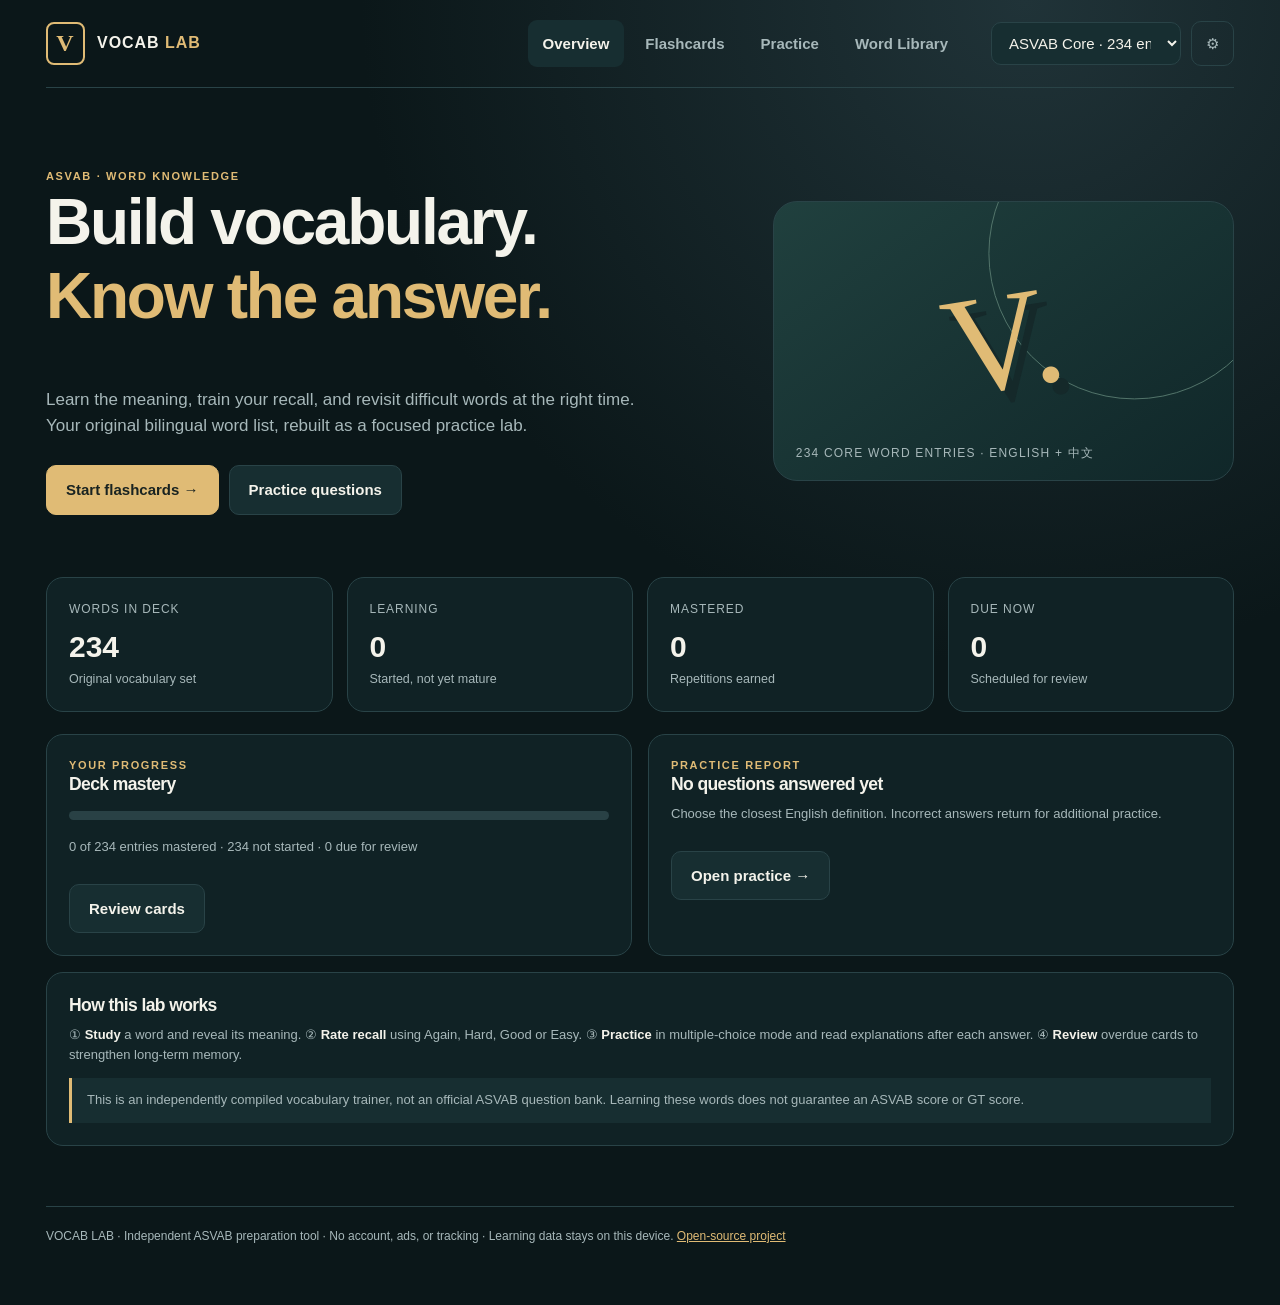
<file: index.html>
<!doctype html>
<html lang="en">
<head>
<meta charset="utf-8"><meta name="viewport" content="width=device-width,initial-scale=1,viewport-fit=cover">
<meta name="theme-color" content="#0b1719"><meta name="description" content="ASVAB vocabulary trainer with bilingual flashcards, multiple-choice practice and spaced repetition.">
<meta name="apple-mobile-web-app-capable" content="yes"><meta name="apple-mobile-web-app-title" content="Vocab Lab"><meta name="apple-mobile-web-app-status-bar-style" content="black-translucent">
<link rel="icon" type="image/svg+xml" href="./assets/icon.svg"><link rel="apple-touch-icon" href="./assets/icon.svg"><link rel="manifest" href="./manifest.webmanifest"><link rel="stylesheet" href="./src/styles.css">
<title>Vocab Lab · ASVAB Word Knowledge Trainer</title>
</head>
<body>
<div class="shell">
<header class="topbar">
<button class="brand" data-page="home" aria-label="Vocab Lab home"><span class="logo">V</span><span>VOCAB <em>LAB</em></span></button>
<nav class="nav" aria-label="Main navigation">
<button data-page="home" class="active">Overview</button><button data-page="study">Flashcards</button><button data-page="quiz">Practice</button><button data-page="library">Word Library</button>
</nav>
<div class="rightbar"><select id="deck-select" aria-label="Select vocabulary deck"><option value="asvab">ASVAB Core</option></select><button id="settings-btn" class="ghost" aria-label="Open settings">⚙</button></div>
</header>
<main>
<section id="page-home" class="page active">
<div class="hero"><div><div class="eyebrow">ASVAB · WORD KNOWLEDGE</div><h1>Build vocabulary.<br><span style="color:var(--gold)">Know the answer.</span></h1><p>Learn the meaning, train your recall, and revisit difficult words at the right time. Your original bilingual word list, rebuilt as a focused practice lab.</p><div class="button-row"><button class="primary" data-page="study">Start flashcards →</button><button class="secondary" data-page="quiz">Practice questions</button></div></div><div class="hero-art" aria-hidden="true"><strong>V.</strong><span>234 CORE WORD ENTRIES · ENGLISH + 中文</span></div></div>
<div class="metrics"><div class="metric"><span>Words in deck</span><strong id="home-total">—</strong><small>Original vocabulary set</small></div><div class="metric"><span>Learning</span><strong id="home-learning">—</strong><small>Started, not yet mature</small></div><div class="metric"><span>Mastered</span><strong id="home-mastered">—</strong><small>Repetitions earned</small></div><div class="metric"><span>Due now</span><strong id="home-due">—</strong><small>Scheduled for review</small></div></div>
<div class="grid2"><article class="panel"><div class="eyebrow">YOUR PROGRESS</div><h3>Deck mastery</h3><div class="progress" aria-label="Mastery progress"><div id="mastery-bar"></div></div><p class="muted small" id="mastery-text">Loading vocabulary...</p><div class="button-row"><button class="secondary" data-page="study">Review cards</button></div></article>
<article class="panel"><div class="eyebrow">PRACTICE REPORT</div><h3 id="practice-score">No questions answered yet</h3><p class="muted small" id="practice-caption">Choose the closest English definition. Incorrect answers return for additional practice.</p><div class="button-row"><button class="secondary" data-page="quiz">Open practice →</button></div></article></div>
<div class="panel" style="margin-top:16px"><h3>How this lab works</h3><p class="muted small">① <b style="color:var(--text)">Study</b> a word and reveal its meaning. ② <b style="color:var(--text)">Rate recall</b> using Again, Hard, Good or Easy. ③ <b style="color:var(--text)">Practice</b> in multiple-choice mode and read explanations after each answer. ④ <b style="color:var(--text)">Review</b> overdue cards to strengthen long-term memory.</p><div class="notice">This is an independently compiled vocabulary trainer, not an official ASVAB question bank. Learning these words does not guarantee an ASVAB score or GT score.</div></div>
</section>
<section id="page-study" class="page">
<div class="section-head"><div><div class="eyebrow">LEARN · RECALL · RETAIN</div><h2>Flashcard trainer</h2><p>Reveal the definition, then rate how well you recalled it.</p></div><div class="button-row"><button id="study-shuffle" class="ghost">↻ Shuffle</button><button id="study-speak" class="ghost" title="Hear the word">♫ Pronounce</button></div></div>
<div class="study-layout"><div><div id="flashcard" class="flashcard" role="button" tabindex="0" aria-label="Reveal flashcard answer"><div id="card-body"></div></div>
<div id="ratings" class="mark-buttons"><button data-rate="again" disabled>Again<small>1 min</small></button><button data-rate="hard" disabled>Hard<small>1 day</small></button><button data-rate="good" disabled>Good<small>3+ days</small></button><button data-rate="easy" disabled>Easy<small>7+ days</small></button></div>
<div class="button-row" style="justify-content:space-between"><button id="study-previous" class="ghost">← Previous</button><span class="muted small" id="study-position" style="align-self:center">—</span><button id="study-next" class="secondary">Skip →</button></div></div>
<aside class="study-side"><div class="panel"><div class="eyebrow">STUDY MODE</div><h3>Cards to show</h3><select id="study-filter" style="width:100%;max-width:none"><option value="all">All words</option><option value="due">Due + new</option><option value="review">Needs practice</option><option value="mastered">Mastered only</option></select><p class="muted small" id="study-filter-caption" style="margin-top:14px"></p></div><div class="panel"><div class="eyebrow">RECALL SCHEDULE</div><p class="muted small">Again: retry shortly. Hard: review tomorrow. Good: extend your interval. Easy: move further ahead. These are learning heuristics, not guaranteed optimal intervals.</p><span class="tag">Space → reveal</span> <span class="tag">1–4 → rate</span></div></aside></div>
</section>
<section id="page-quiz" class="page">
<div class="section-head"><div><div class="eyebrow">WORD KNOWLEDGE · QUIZ</div><h2>Decision practice</h2><p>Choose the closest definition. Review every answer before advancing.</p></div><button id="quiz-reset" class="ghost">↻ New session</button></div>
<div class="metrics"><div class="metric"><span>Accuracy</span><strong id="quiz-accuracy">—</strong></div><div class="metric"><span>Correct</span><strong id="quiz-correct">0</strong></div><div class="metric"><span>Streak</span><strong id="quiz-streak">0</strong></div><div class="metric"><span>Answered</span><strong id="quiz-answered">0</strong></div></div>
<div class="quizbox panel"><div class="eyebrow" id="quiz-caption">QUESTION 1 · VOCABULARY</div><div class="question" id="quiz-word">Loading...</div><div class="answers" id="quiz-answers"></div><div id="quiz-feedback" aria-live="polite"></div><div class="button-row" style="justify-content:flex-end"><button id="quiz-next" class="primary" hidden>Next word →</button></div></div>
</section>
<section id="page-library" class="page">
<div class="section-head"><div><div class="eyebrow">EXPLORE THE DECK</div><h2>Word library</h2><p>Look up meanings, synonyms, examples and learning status.</p></div><button id="library-add" class="secondary">+ Add a custom deck</button></div>
<div class="library-controls"><input id="word-search" type="search" autocomplete="off" placeholder="Search word, definition, 中文, or synonym..." aria-label="Search words"><select id="library-filter" aria-label="Filter word status"><option value="all">All words</option><option value="new">New</option><option value="due">Due for review</option><option value="learning">Learning</option><option value="mastered">Mastered</option></select></div>
<p class="muted small" id="library-count"></p><div class="wordlist" id="word-list"></div>
</section>
</main>
<footer class="footer">VOCAB LAB · Independent ASVAB preparation tool · No account, ads, or tracking · Learning data stays on this device. <a href="https://github.com/IMYFout/ASVAB-Vocab-Flash-Card" target="_blank" rel="noreferrer">Open-source project</a></footer>
</div>
<div id="modal-root" class="modal-backdrop" aria-hidden="true"><div class="modal" role="dialog" aria-modal="true" aria-labelledby="modal-title"><div class="modal-head"><h2 id="modal-title">Settings</h2><button id="modal-close" class="ghost" aria-label="Close dialog">✕</button></div><div id="modal-content"></div></div></div>
<div id="toast" class="toast" role="status" aria-live="polite"></div>
<script type="module" src="./src/app.js"></script>
</body></html>
</file>
<file: src/styles.css>
:root{color-scheme:dark;--bg:#0b1719;--panel:#112326;--panel2:#172e31;--line:#294347;--text:#f4f3eb;--muted:#a7b8ba;--gold:#e0bb75;--green:#70d9b1;--red:#ff9b96;--blue:#8dbadd;font-family:Inter,-apple-system,BlinkMacSystemFont,"Segoe UI",sans-serif}*{box-sizing:border-box}html{min-height:100%;scroll-behavior:smooth}body{margin:0;background:radial-gradient(circle at 80% 0%,#203338 0,transparent 40%),var(--bg);color:var(--text);line-height:1.55;font-size:15px}button,input,select,textarea{font:inherit}button{cursor:pointer}button:disabled{cursor:not-allowed;opacity:.4}button:focus-visible,input:focus-visible,select:focus-visible,textarea:focus-visible{outline:2px solid var(--gold);outline-offset:3px}h1,h2,h3,p{margin-top:0}h1,h2,h3{line-height:1.16;letter-spacing:-.035em}h1{font-size:clamp(2.3rem,5vw,4.2rem)}h2{font-size:clamp(1.55rem,3vw,2.15rem)}a{color:var(--gold)}.shell{max-width:1240px;margin:auto;padding:0 26px 60px}.topbar{display:flex;align-items:center;gap:28px;min-height:88px;border-bottom:1px solid var(--line)}.brand{display:flex;align-items:center;gap:12px;font-weight:800;letter-spacing:.06em;white-space:nowrap;color:var(--text);background:none;border:0;padding:0;font-size:16px}.logo{width:39px;height:43px;border:2px solid var(--gold);border-radius:8px;color:var(--gold);display:grid;place-items:center;font-size:24px;font-family:Georgia,serif}.brand em{font-style:normal;color:var(--gold)}.nav{display:flex;gap:6px;margin-left:auto}.nav button{border:0;border-radius:9px;background:transparent;color:var(--muted);padding:12px 15px;font-weight:600}.nav button.active{background:var(--panel2);color:var(--text)}.rightbar{display:flex;align-items:center;gap:10px}select,input,textarea{background:var(--panel2);color:var(--text);border:1px solid var(--line);border-radius:10px;padding:11px 13px;max-width:100%}select{max-width:190px}button.primary{background:var(--gold);color:#192321;border:1px solid var(--gold);border-radius:10px;padding:12px 19px;font-weight:800}button.secondary{background:var(--panel2);border:1px solid var(--line);color:var(--text);border-radius:10px;padding:12px 19px;font-weight:650}button.ghost{background:none;border:1px solid var(--line);border-radius:10px;padding:10px 14px;color:var(--muted)}button.danger{color:var(--red)}.eyebrow{text-transform:uppercase;letter-spacing:.15em;color:var(--gold);font-weight:800;font-size:11px}.muted{color:var(--muted)}.small{font-size:13px}.page{display:none;padding-top:40px}.page.active{display:block}.hero{display:grid;grid-template-columns:1.2fr .8fr;gap:35px;align-items:center;padding:40px 0}.hero p{max-width:610px;color:var(--muted);font-size:17px}.button-row{display:flex;flex-wrap:wrap;gap:10px;margin-top:26px}.hero-art{border:1px solid var(--line);background:linear-gradient(145deg,#20403e,#102729);border-radius:24px;min-height:280px;display:grid;place-items:center;position:relative;overflow:hidden}.hero-art::before{content:"";position:absolute;width:290px;height:290px;border:1px solid #52746a;border-radius:50%;transform:translate(45%,-30%)}.hero-art strong{font-size:clamp(85px,11vw,160px);font-family:Georgia,serif;color:var(--gold);font-weight:500;transform:rotate(-9deg);text-shadow:8px 13px 0 #15292a}.hero-art span{position:absolute;bottom:18px;left:22px;font-size:12px;letter-spacing:.1em;color:var(--muted)}.metrics{display:grid;grid-template-columns:repeat(4,1fr);gap:14px;margin:22px 0}.metric,.panel{border:1px solid var(--line);background:rgba(17,35,38,.92);border-radius:17px;padding:22px}.metric span{color:var(--muted);font-size:12px;letter-spacing:.08em;text-transform:uppercase;display:block}.metric strong{display:block;font-size:30px;line-height:1.25;margin-top:10px}.metric small{color:var(--muted)}.grid2{display:grid;grid-template-columns:1fr 1fr;gap:16px}.panel h3{margin-bottom:10px}.progress{height:9px;border-radius:20px;background:#294145;overflow:hidden;margin:17px 0}.progress>div{height:100%;width:0;background:linear-gradient(90deg,#61cba5,#e0bb75);transition:width .3s}.section-head{display:flex;justify-content:space-between;align-items:start;gap:18px;margin-bottom:22px}.section-head p{color:var(--muted)}.study-layout{display:grid;grid-template-columns:minmax(0,1fr) 290px;gap:18px}.flashcard{border:1px solid #47635c;background:linear-gradient(142deg,#204440,#13302f);border-radius:22px;min-height:390px;display:flex;flex-direction:column;align-items:center;justify-content:center;text-align:center;padding:35px 28px;cursor:pointer;box-shadow:0 20px 45px #0003}.flashcard:hover{border-color:var(--gold)}.flashcard .word{font-size:clamp(42px,6vw,76px);font-weight:800;letter-spacing:-.04em;overflow-wrap:anywhere;line-height:1.12}.flashcard .type{color:var(--gold);letter-spacing:.12em;font-size:12px;text-transform:uppercase;margin-bottom:12px}.flashcard .definition{font-size:clamp(21px,3vw,28px);font-weight:700}.flashcard .translation{font-size:20px;color:var(--gold)}.flashcard .example{font-style:italic;color:var(--muted);font-size:15px;margin-top:20px}.flashcard .synonyms{font-size:14px;color:var(--green)}.flashcard .hint{color:var(--muted);font-size:13px;margin-top:34px}.mark-buttons{display:grid;grid-template-columns:repeat(4,1fr);gap:10px;margin-top:14px}.mark-buttons button{padding:14px 6px;border:1px solid var(--line);background:var(--panel2);border-radius:10px;color:var(--text);font-weight:700}.mark-buttons button:first-child{color:var(--red)}.mark-buttons button:last-child{color:var(--green)}.mark-buttons button:disabled{opacity:.35}.mark-buttons button small{display:block;font-weight:400;font-size:11px;color:var(--muted)}.study-side{display:flex;flex-direction:column;gap:15px}.tags{display:flex;gap:8px;flex-wrap:wrap}.tag{font-size:12px;display:inline-flex;border:1px solid var(--line);background:var(--panel2);padding:5px 10px;border-radius:30px;color:var(--muted)}.quizbox{max-width:800px;margin:auto}.question{font-size:clamp(30px,5vw,54px);font-weight:800;margin:18px 0 30px}.answers{display:grid;gap:10px}.answer{border:1px solid var(--line);border-radius:12px;background:var(--panel2);padding:18px;text-align:left;color:var(--text);display:flex;align-items:flex-start;gap:13px;transition:border-color .1s}.answer .letter{border:1px solid var(--line);border-radius:7px;padding:2px 8px;font-size:12px;color:var(--gold)}.answer.correct{border-color:var(--green);background:#183b34}.answer.incorrect{border-color:var(--red);background:#482727}.feedback{border:1px solid var(--line);border-radius:12px;padding:18px;margin-top:16px;background:#172d30}.feedback.good{border-color:var(--green)}.feedback.bad{border-color:var(--red)}.feedback strong{display:block;margin-bottom:6px}.library-controls{display:flex;gap:12px;margin-bottom:15px;flex-wrap:wrap}.library-controls input{flex:1;min-width:190px}.wordlist{display:grid;grid-template-columns:repeat(2,1fr);gap:10px}.wordrow{border:1px solid var(--line);background:var(--panel);border-radius:12px;padding:14px 16px;display:flex;align-items:center;justify-content:space-between;text-align:left;color:var(--text);gap:12px}.wordrow:hover{border-color:var(--gold)}.wordrow b{display:block;font-size:17px}.wordrow small{display:block;color:var(--muted)}.rowstatus{font-size:11px;white-space:nowrap;color:var(--gold)}.notice{border-left:3px solid var(--gold);padding:12px 15px;background:var(--panel2);color:var(--muted);font-size:13px}.footer{border-top:1px solid var(--line);margin-top:60px;padding-top:20px;color:var(--muted);font-size:12px}.modal-backdrop{display:none;position:fixed;inset:0;background:#000b;z-index:10;align-items:center;justify-content:center;padding:18px}.modal-backdrop.show{display:flex}.modal{background:var(--panel);border:1px solid var(--line);border-radius:18px;width:min(100%,650px);max-height:90vh;overflow:auto;padding:26px}.modal-head{display:flex;justify-content:space-between;align-items:center;gap:10px}.modal textarea{width:100%;min-height:155px;font-family:ui-monospace,monospace;font-size:12px}.modal input{width:100%}.modal label{display:block;margin:15px 0 6px;color:var(--muted);font-size:12px}.modal .button-row{margin-top:15px}.toast{position:fixed;bottom:22px;left:50%;transform:translateX(-50%);background:#254139;color:#fff;border:1px solid #6f9d88;border-radius:12px;padding:10px 20px;z-index:30;display:none;box-shadow:0 12px 30px #0008}.toast.show{display:block}button .kbd{opacity:.6;font-size:11px;margin-left:4px}@media(max-width:900px){.topbar{flex-wrap:wrap;gap:12px;padding:16px 0}.nav{order:3;width:100%;justify-content:space-between}.nav button{flex:1;padding:10px 3px;font-size:12px}.rightbar{margin-left:auto}.hero{grid-template-columns:1fr}.hero-art{display:none}.study-layout{grid-template-columns:1fr}.study-side{display:grid;grid-template-columns:1fr 1fr}}@media(max-width:580px){.shell{padding:0 15px 45px}.page{padding-top:24px}.hero{padding:14px 0 30px}.metrics{grid-template-columns:repeat(2,1fr);gap:9px}.metric,.panel{padding:15px}.metric strong{font-size:25px}.grid2,.wordlist,.study-side{grid-template-columns:1fr}.flashcard{min-height:365px;padding:24px 15px}.mark-buttons{gap:5px}.mark-buttons button{font-size:12px}.mark-buttons button small{font-size:10px}.section-head{flex-wrap:wrap}select{max-width:155px}.brand{font-size:14px}.logo{width:32px;height:37px;font-size:20px}.question{margin:13px 0 20px}.answer{padding:13px}.modal{padding:18px}}@media(prefers-reduced-motion:reduce){*,*::before,*::after{scroll-behavior:auto!important;transition:none!important}}
</file>
